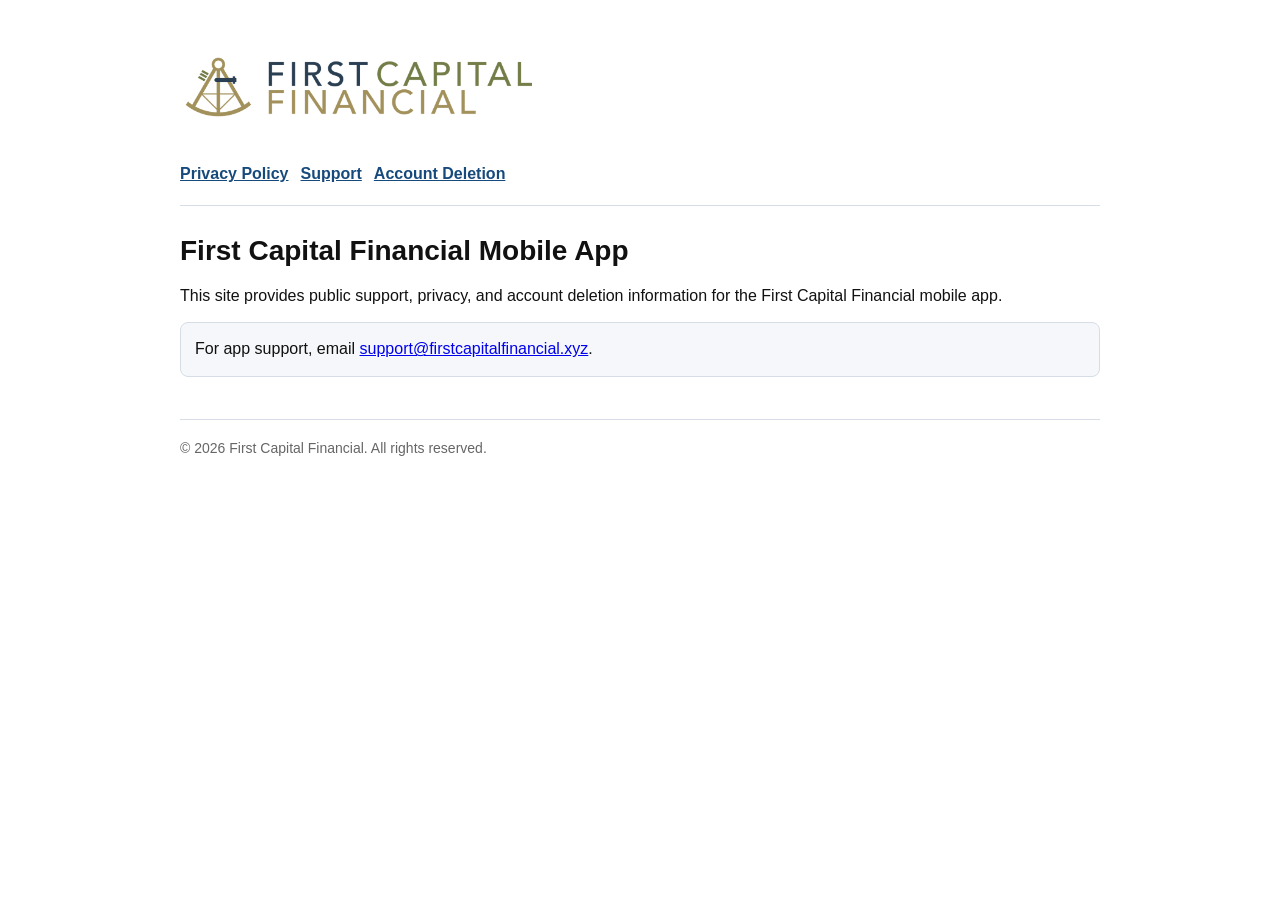
<file: index.html>
<!doctype html>
<html lang="en">
<head>
  <meta charset="utf-8">
  <meta name="viewport" content="width=device-width, initial-scale=1">
  <title>First Capital Financial Mobile App</title>
  <link rel="icon" href="./favicon.png">
  <link rel="stylesheet" href="./styles.css">
</head>
<body>
  <header>
    <img class="logo" src="./assets/logo.png" alt="First Capital Financial">
    <nav>
      <a href="./privacy/">Privacy Policy</a>
      <a href="./support/">Support</a>
      <a href="./account-deletion/">Account Deletion</a>
    </nav>
  </header>
  <main>
    <h1>First Capital Financial Mobile App</h1>
    <p>
      This site provides public support, privacy, and account deletion information for the
      First Capital Financial mobile app.
    </p>
    <p class="notice">
      For app support, email <a href="mailto:support@firstcapitalfinancial.xyz">support@firstcapitalfinancial.xyz</a>.
    </p>
  </main>
  <footer>
    <p>&copy; 2026 First Capital Financial. All rights reserved.</p>
  </footer>
</body>
</html>
</file>
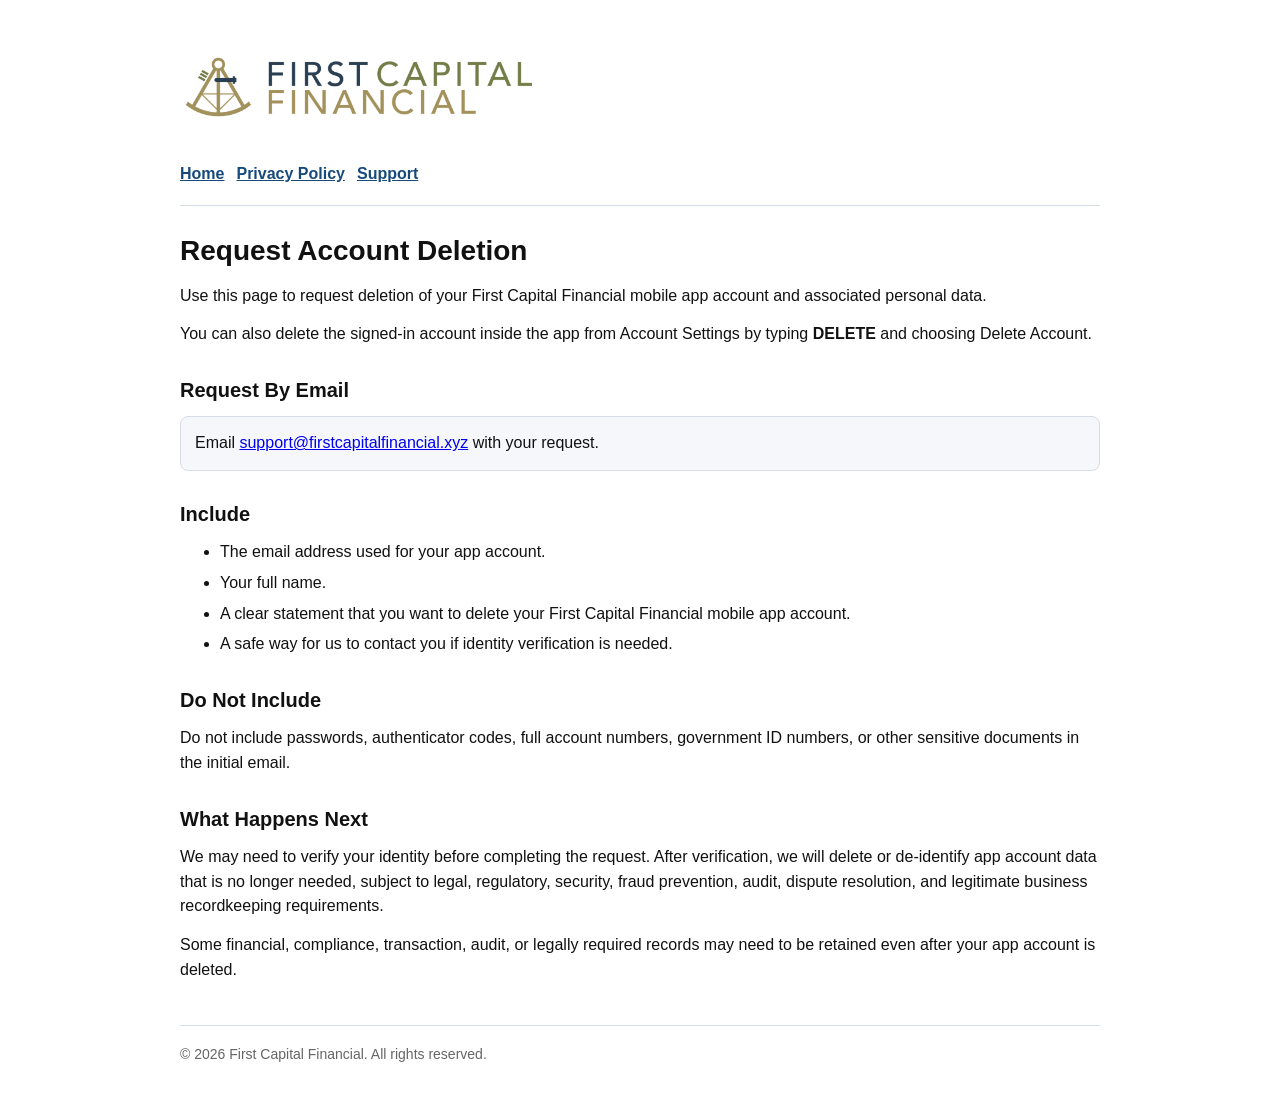
<file: account-deletion/index.html>
<!doctype html>
<html lang="en">
<head>
  <meta charset="utf-8">
  <meta name="viewport" content="width=device-width, initial-scale=1">
  <title>Account Deletion | First Capital Financial</title>
  <link rel="icon" href="../favicon.png">
  <link rel="stylesheet" href="../styles.css">
</head>
<body>
  <header>
    <img class="logo" src="/assets/logo.png" alt="First Capital Financial">
    <nav>
      <a href="../">Home</a>
      <a href="../privacy/">Privacy Policy</a>
      <a href="../support/">Support</a>
    </nav>
  </header>
  <main>
    <h1>Request Account Deletion</h1>
    <p>
      Use this page to request deletion of your First Capital Financial mobile app account and
      associated personal data.
    </p>
    <p>
      You can also delete the signed-in account inside the app from Account Settings by typing
      <strong>DELETE</strong> and choosing Delete Account.
    </p>

    <h2>Request By Email</h2>
    <p class="notice">
      Email
      <a href="mailto:support@firstcapitalfinancial.xyz?subject=Account%20deletion%20request">support@firstcapitalfinancial.xyz</a>
      with your request.
    </p>

    <h2>Include</h2>
    <ul>
      <li>The email address used for your app account.</li>
      <li>Your full name.</li>
      <li>A clear statement that you want to delete your First Capital Financial mobile app account.</li>
      <li>A safe way for us to contact you if identity verification is needed.</li>
    </ul>

    <h2>Do Not Include</h2>
    <p>
      Do not include passwords, authenticator codes, full account numbers, government ID numbers, or
      other sensitive documents in the initial email.
    </p>

    <h2>What Happens Next</h2>
    <p>
      We may need to verify your identity before completing the request. After verification, we will
      delete or de-identify app account data that is no longer needed, subject to legal, regulatory,
      security, fraud prevention, audit, dispute resolution, and legitimate business recordkeeping
      requirements.
    </p>
    <p>
      Some financial, compliance, transaction, audit, or legally required records may need to be
      retained even after your app account is deleted.
    </p>
  </main>
  <footer>
    <p>&copy; 2026 First Capital Financial. All rights reserved.</p>
  </footer>
</body>
</html>
</file>
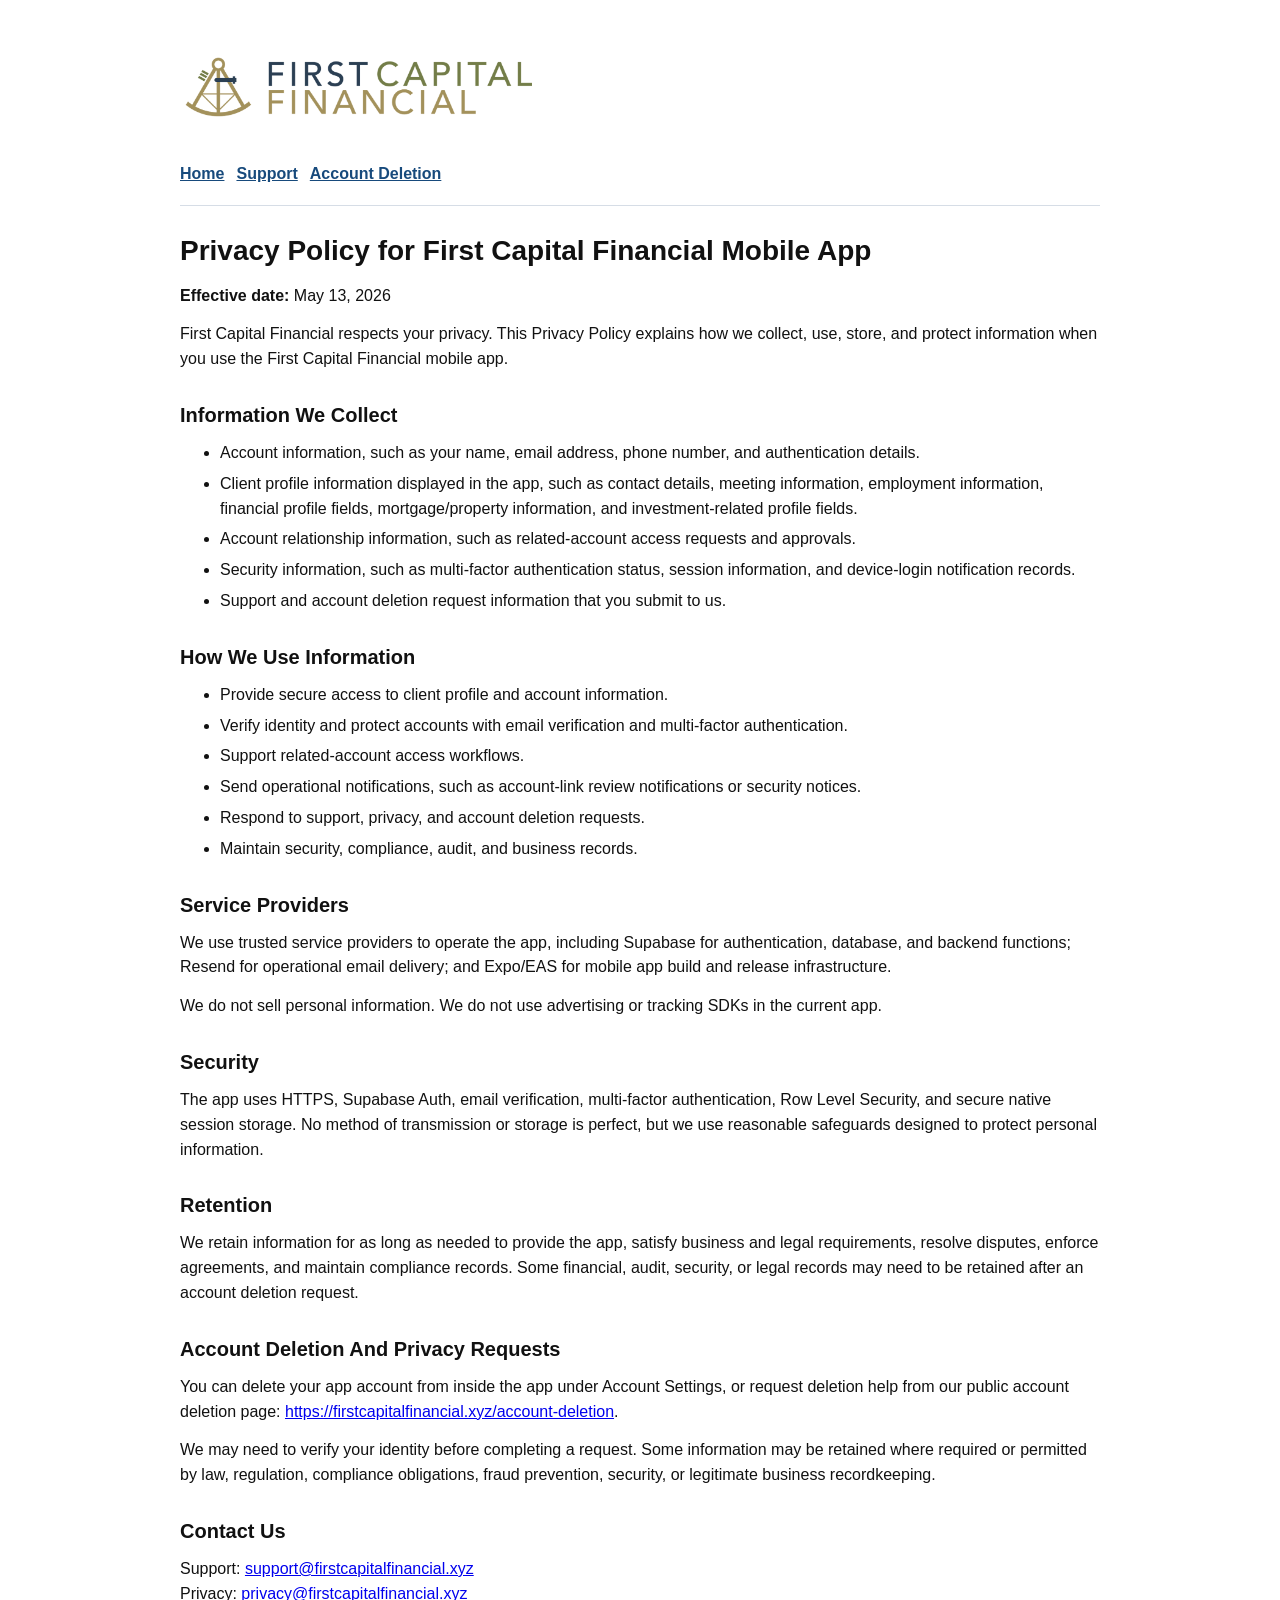
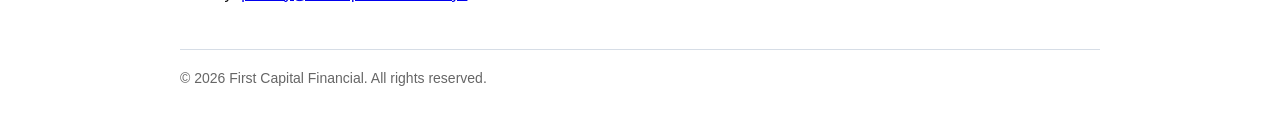
<file: privacy/index.html>
<!doctype html>
<html lang="en">
<head>
  <meta charset="utf-8">
  <meta name="viewport" content="width=device-width, initial-scale=1">
  <title>Privacy Policy | First Capital Financial</title>
  <link rel="icon" href="../favicon.png">
  <link rel="stylesheet" href="../styles.css">
</head>
<body>
  <header>
    <img class="logo" src="/assets/logo.png" alt="First Capital Financial">
    <nav>
      <a href="../">Home</a>
      <a href="../support/">Support</a>
      <a href="../account-deletion/">Account Deletion</a>
    </nav>
  </header>
  <main>
    <h1>Privacy Policy for First Capital Financial Mobile App</h1>
    <p><strong>Effective date:</strong> May 13, 2026</p>

    <p>
      First Capital Financial respects your privacy. This Privacy Policy explains how we collect,
      use, store, and protect information when you use the First Capital Financial mobile app.
    </p>

    <h2>Information We Collect</h2>
    <ul>
      <li>Account information, such as your name, email address, phone number, and authentication details.</li>
      <li>Client profile information displayed in the app, such as contact details, meeting information, employment information, financial profile fields, mortgage/property information, and investment-related profile fields.</li>
      <li>Account relationship information, such as related-account access requests and approvals.</li>
      <li>Security information, such as multi-factor authentication status, session information, and device-login notification records.</li>
      <li>Support and account deletion request information that you submit to us.</li>
    </ul>

    <h2>How We Use Information</h2>
    <ul>
      <li>Provide secure access to client profile and account information.</li>
      <li>Verify identity and protect accounts with email verification and multi-factor authentication.</li>
      <li>Support related-account access workflows.</li>
      <li>Send operational notifications, such as account-link review notifications or security notices.</li>
      <li>Respond to support, privacy, and account deletion requests.</li>
      <li>Maintain security, compliance, audit, and business records.</li>
    </ul>

    <h2>Service Providers</h2>
    <p>
      We use trusted service providers to operate the app, including Supabase for authentication,
      database, and backend functions; Resend for operational email delivery; and Expo/EAS for
      mobile app build and release infrastructure.
    </p>
    <p>
      We do not sell personal information. We do not use advertising or tracking SDKs in the
      current app.
    </p>

    <h2>Security</h2>
    <p>
      The app uses HTTPS, Supabase Auth, email verification, multi-factor authentication, Row Level
      Security, and secure native session storage. No method of transmission or storage is perfect,
      but we use reasonable safeguards designed to protect personal information.
    </p>

    <h2>Retention</h2>
    <p>
      We retain information for as long as needed to provide the app, satisfy business and legal
      requirements, resolve disputes, enforce agreements, and maintain compliance records. Some
      financial, audit, security, or legal records may need to be retained after an account deletion
      request.
    </p>

    <h2>Account Deletion And Privacy Requests</h2>
    <p>
      You can delete your app account from inside the app under Account Settings, or request deletion
      help from our public account deletion page:
      <a href="/account-deletion/">https://firstcapitalfinancial.xyz/account-deletion</a>.
    </p>
    <p>
      We may need to verify your identity before completing a request. Some information may be
      retained where required or permitted by law, regulation, compliance obligations, fraud
      prevention, security, or legitimate business recordkeeping.
    </p>

    <h2>Contact Us</h2>
    <p>
      Support: <a href="mailto:support@firstcapitalfinancial.xyz">support@firstcapitalfinancial.xyz</a><br>
      Privacy: <a href="mailto:privacy@firstcapitalfinancial.xyz">privacy@firstcapitalfinancial.xyz</a>
    </p>
  </main>
  <footer>
    <p>&copy; 2026 First Capital Financial. All rights reserved.</p>
  </footer>
</body>
</html>
</file>
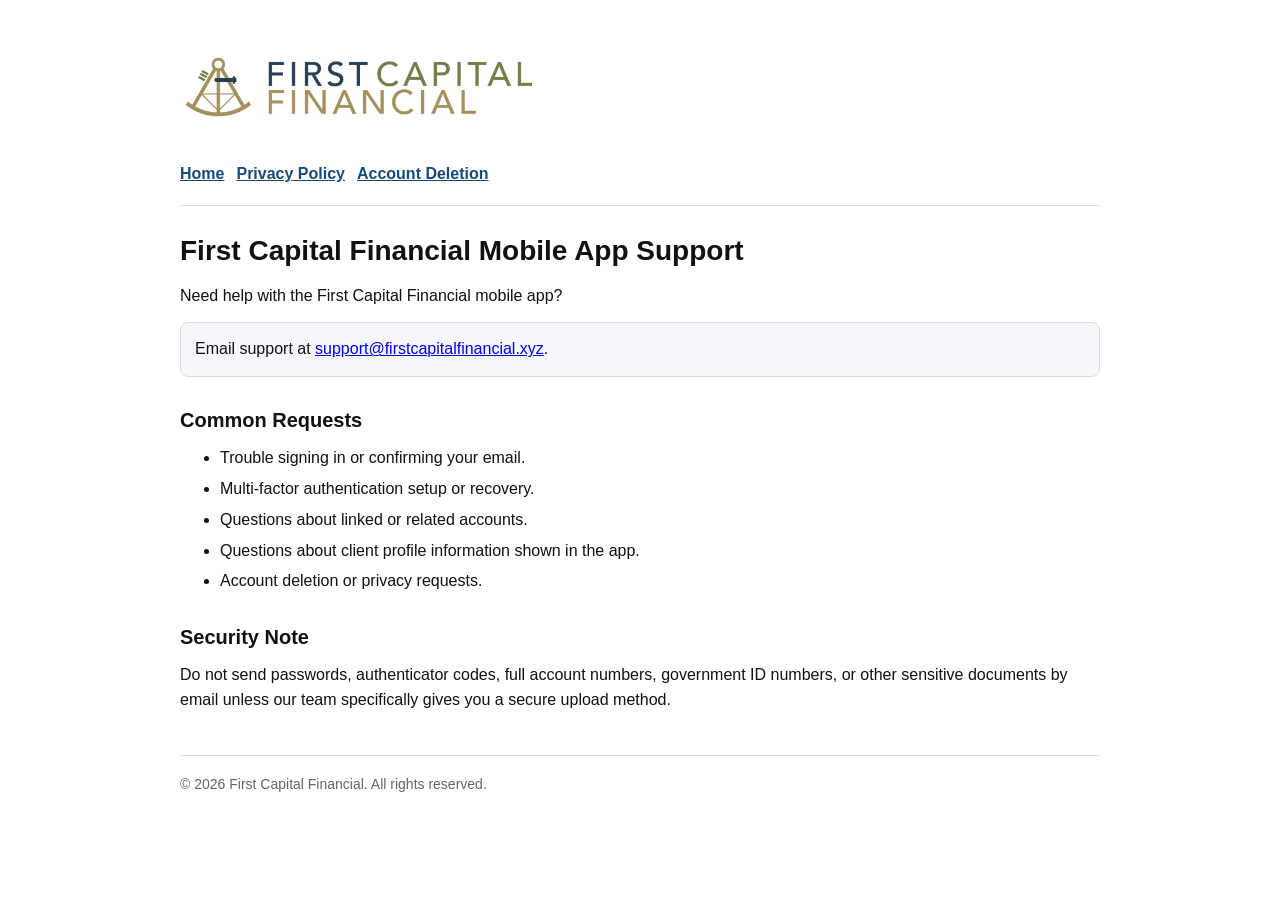
<file: support/index.html>
<!doctype html>
<html lang="en">
<head>
  <meta charset="utf-8">
  <meta name="viewport" content="width=device-width, initial-scale=1">
  <title>Support | First Capital Financial</title>
  <link rel="icon" href="../favicon.png">
  <link rel="stylesheet" href="../styles.css">
</head>
<body>
  <header>
    <img class="logo" src="/assets/logo.png" alt="First Capital Financial">
    <nav>
      <a href="../">Home</a>
      <a href="../privacy/">Privacy Policy</a>
      <a href="../account-deletion/">Account Deletion</a>
    </nav>
  </header>
  <main>
    <h1>First Capital Financial Mobile App Support</h1>
    <p>Need help with the First Capital Financial mobile app?</p>
    <p class="notice">
      Email support at
      <a href="mailto:support@firstcapitalfinancial.xyz">support@firstcapitalfinancial.xyz</a>.
    </p>

    <h2>Common Requests</h2>
    <ul>
      <li>Trouble signing in or confirming your email.</li>
      <li>Multi-factor authentication setup or recovery.</li>
      <li>Questions about linked or related accounts.</li>
      <li>Questions about client profile information shown in the app.</li>
      <li>Account deletion or privacy requests.</li>
    </ul>

    <h2>Security Note</h2>
    <p>
      Do not send passwords, authenticator codes, full account numbers, government ID numbers, or
      other sensitive documents by email unless our team specifically gives you a secure upload
      method.
    </p>
  </main>
  <footer>
    <p>&copy; 2026 First Capital Financial. All rights reserved.</p>
  </footer>
</body>
</html>
</file>
<file: styles.css>
* {
  box-sizing: border-box;
}

body {
  margin: 0;
  background: #ffffff;
  color: #111111;
  font-family: Arial, Helvetica, sans-serif;
  font-size: 16px;
  line-height: 1.55;
}

header,
main,
footer {
  width: min(920px, calc(100% - 32px));
  margin: 0 auto;
}

header {
  padding: 28px 0 18px;
  border-bottom: 1px solid #d6dde6;
}

.logo {
  display: block;
  width: min(360px, 100%);
  height: auto;
  margin-bottom: 18px;
}

nav {
  display: flex;
  flex-wrap: wrap;
  gap: 12px;
}

nav a,
.button {
  color: #174a7c;
  font-weight: 700;
}

main {
  padding: 28px 0;
}

h1 {
  margin: 0 0 16px;
  font-size: 28px;
  line-height: 1.2;
}

h2 {
  margin: 28px 0 10px;
  font-size: 20px;
}

p,
ul {
  margin: 0 0 14px;
}

li {
  margin-bottom: 6px;
}

.notice {
  border: 1px solid #d6dde6;
  border-radius: 8px;
  background: #f5f7fa;
  padding: 14px;
}

footer {
  border-top: 1px solid #d6dde6;
  color: #666666;
  font-size: 14px;
  padding: 18px 0 28px;
}
</file>
